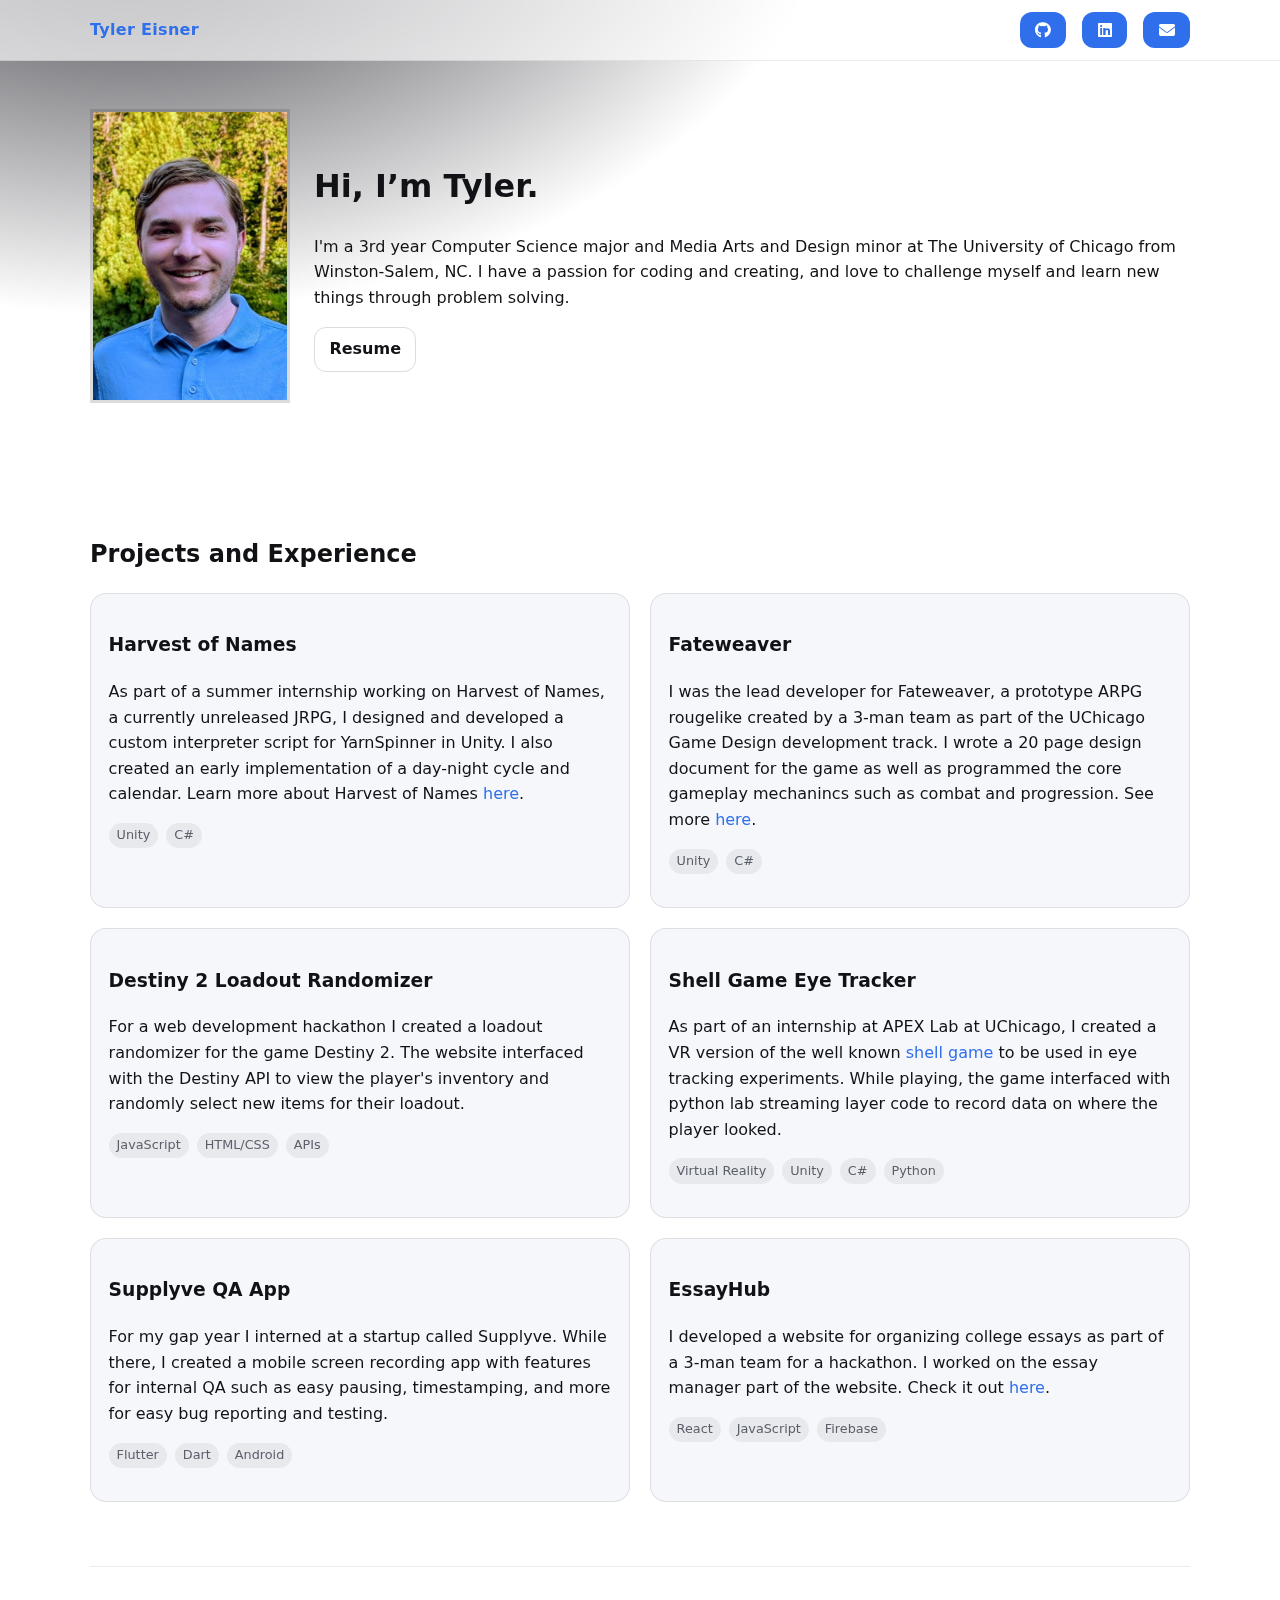
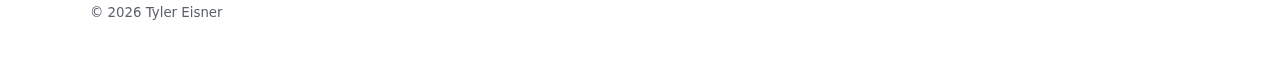
<file: index.html>
<!doctype html>
<html lang="en">
<head>
  <meta charset="utf-8" />
  <meta name="viewport" content="width=device-width,initial-scale=1" />
  <title>Tyler Eisner — Portfolio</title>
  <meta name="description" content="Tyler Eisner's Portfolio" />
  <link rel="preload" href="assets/me.jpg" as="image" />
  <link rel="stylesheet" href="styles.css" />
  <link rel="stylesheet" href="https://cdnjs.cloudflare.com/ajax/libs/font-awesome/6.6.0/css/all.min.css">
</head>
<body>
  <a class="skip-link" href="#main">Skip to content</a>

  <header class="site-header">
    <nav class="nav container">
      <a class="brand" href="/">Tyler Eisner</a>
      <button class="nav-toggle" aria-expanded="false" aria-controls="nav-menu">Menu</button>
      <ul id="nav-menu" class="nav-menu">
        <li><a href="https://github.com/tyty-04" class="btn" aria-label="GitHub">
        <i class="fab fa-github"></i>
        </a></li>
        <li><a href="https://www.linkedin.com/in/tyler-eisner/" class="btn" aria-label="LinkedIn">
        <i class="fab fa-linkedin"></i>
        </a></li>
        <li><a href="mailto:tylerseisner@gmail.com" class="btn" aria-label="Email">
        <i class="fas fa-envelope"></i>
        </a></li>
      </ul>
    </nav>
  </header>

  <main id="main">
    <section class="hero container">
      <img class="hero-avatar" src="assets/me.jpg" alt="Photo of Tyler"/>
      <div>
        <h1>Hi, I’m Tyler.</h1>
        <p>I'm a 3rd year Computer Science major and Media Arts and Design minor at The University of Chicago from Winston-Salem, NC. I have a passion for coding and creating, and love to challenge myself and learn new things through problem solving. 
        </p>
        <a class="btn btn-ghost" href="assets/Tyler_Eisner_Resume.pdf">Resume</a>
      </div>
    </section>

    <section id="projects" class="container section">
      <h2>Projects and Experience</h2>
      <div class="grid cards">
        <article class="card reveal">
          <h3>Harvest of Names</h3>
          <p>As part of a summer internship working on Harvest of Names, a currently unreleased JRPG, I designed and developed a custom interpreter script for YarnSpinner in Unity. I also created an early implementation of a day-night cycle and calendar. Learn more about Harvest of Names <a href="https://www.sevakhusid.games/ha-na" target="_blank" rel="noopener">here</a>.</p>
          <div class="tags"><span>Unity</span><span>C#</span></div>
        </article>
        <article class="card reveal">
          <h3>Fateweaver</h3>
          <p>I was the lead developer for Fateweaver, a prototype ARPG rougelike created by a 3-man team as part of the UChicago Game Design development track. I wrote a 20 page design document for the game as well as programmed the core gameplay mechanincs such as combat and progression. See more <a href="/fateweaver" class="project-link">here</a>.</p>
          <div class="tags"><span>Unity</span><span>C#</span></div>
        </article>
        <article class="card reveal">
          <h3>Destiny 2 Loadout Randomizer</h3>
          <p>For a web development hackathon I created a loadout randomizer for the game Destiny 2. The website interfaced with the Destiny API to view the player's inventory and randomly select new items for their loadout.</p>
          <div class="tags"><span>JavaScript</span><span>HTML/CSS</span><span>APIs</span></div>
        </article>
        <article class="card reveal">
          <h3>Shell Game Eye Tracker</h3>
          <p>As part of an internship at APEX Lab at UChicago, I created a VR version of the well known <a href="https://en.wikipedia.org/wiki/Shell_game" target="_blank" rel="noopener">shell game</a> to be used in eye tracking experiments. While playing, the game interfaced with python lab streaming layer code to record data on where the player looked.</p>
          <div class="tags"><span>Virtual Reality</span><span>Unity</span><span>C#</span><span>Python</span></div>
        </article>
        <article class="card reveal">
          <h3>Supplyve QA App</h3>
          <p>For my gap year I interned at a startup called Supplyve. While there, I created a mobile screen recording app with features for internal QA such as easy pausing, timestamping, and more for easy bug reporting and testing.</p>
          <div class="tags"><span>Flutter</span><span>Dart</span><span>Android</span></div>
        </article>
        <article class="card reveal">
          <h3>EssayHub</h3>
          <p>I developed a website for organizing college essays as part of a 3-man team for a hackathon. I worked on the essay manager part of the website. Check it out <a href="https://essayhub.netlify.app/" target="_blank" rel="noopener">here</a>.</p>
          <div class="tags"><span>React</span><span>JavaScript</span><span>Firebase</span></div>
        </article>
      </div>
    </section>
  </main>

  <footer class="site-footer container">
    <small>© <span id="year"></span> Tyler Eisner</small>
  </footer>

  <script src="main.js" defer></script>
</body>
</html>
</file>
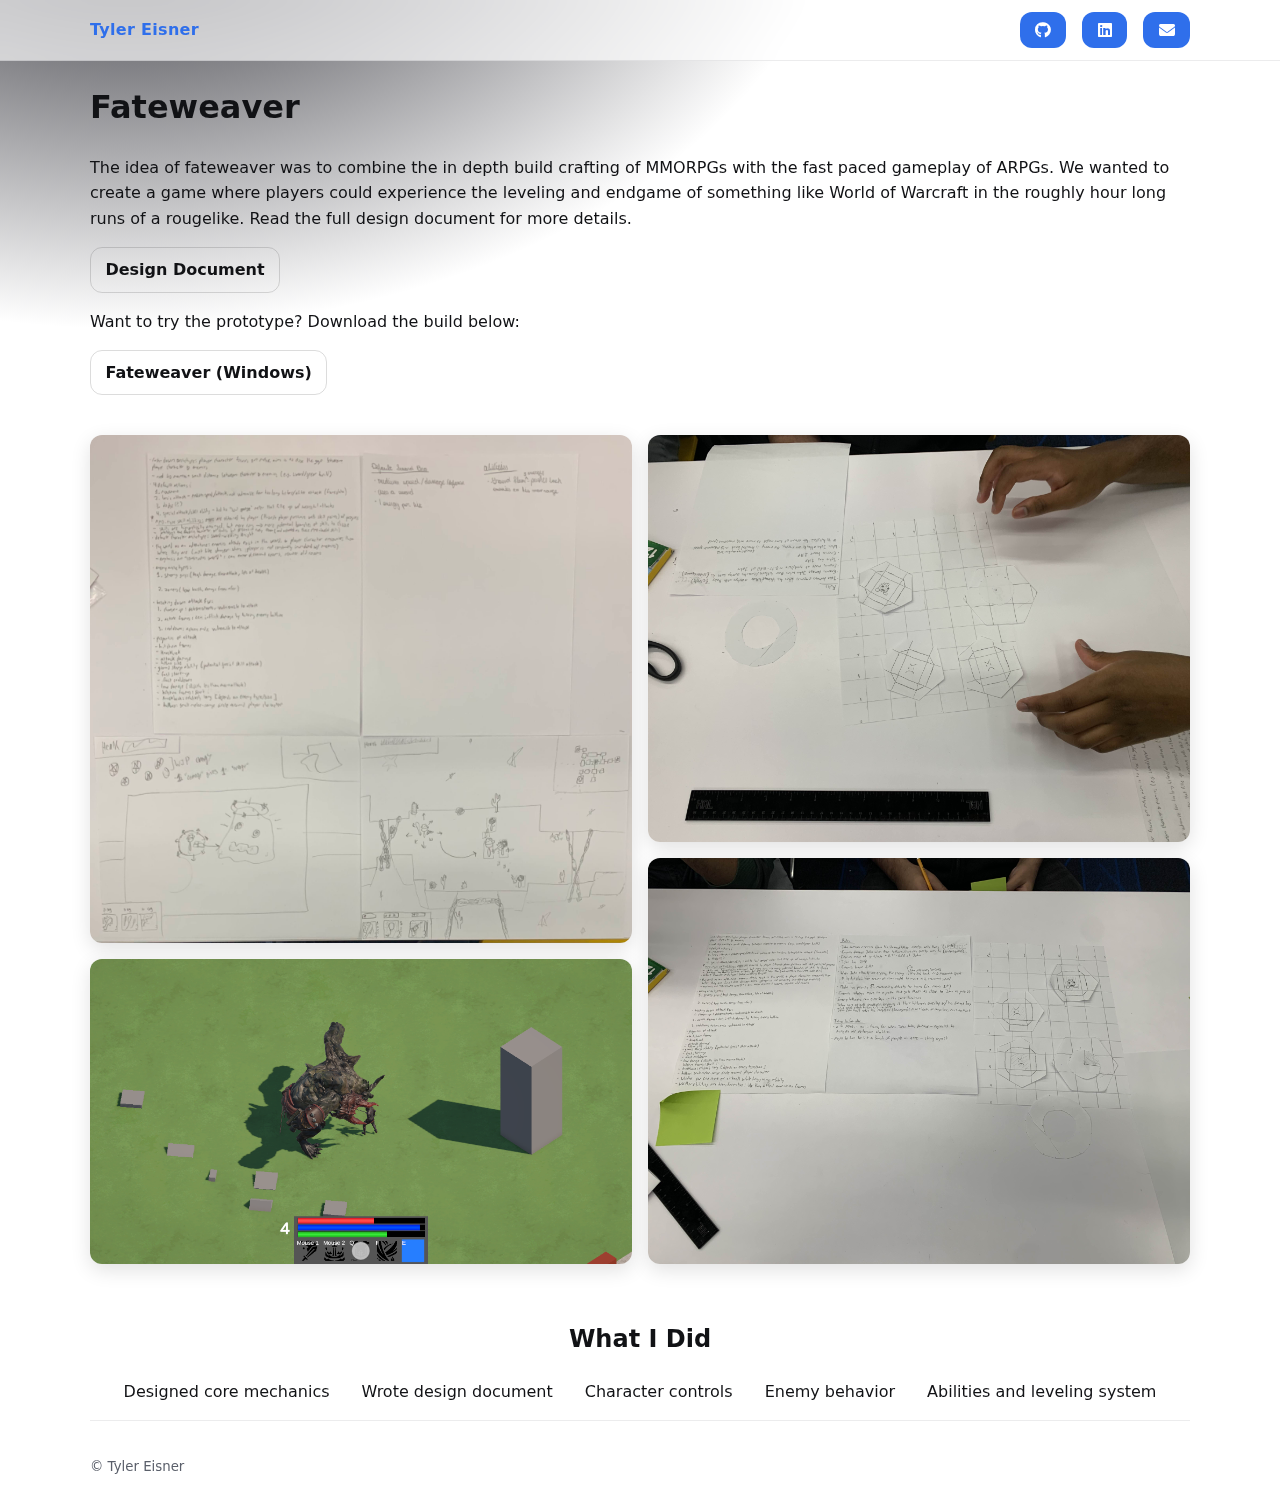
<file: fateweaver.html>
<!doctype html>
<html lang="en">
<head>
  <meta charset="utf-8" />
  <meta name="viewport" content="width=device-width, initial-scale=1" />
  <title>Fateweaver | Tyler Eisner</title>
  <link rel="stylesheet" href="/styles.css" />
  <link rel="stylesheet" href="https://cdnjs.cloudflare.com/ajax/libs/font-awesome/6.6.0/css/all.min.css">
</head>
<body>
    <header class="site-header">
        <nav class="nav container">
        <a class="brand" href="/">Tyler Eisner</a>
        <button class="nav-toggle" aria-expanded="false" aria-controls="nav-menu">Menu</button>
        <ul id="nav-menu" class="nav-menu">
            <li><a href="https://github.com/tyty-04" class="btn" aria-label="GitHub">
            <i class="fab fa-github"></i>
            </a></li>
            <li><a href="https://www.linkedin.com/in/tyler-eisner/" class="btn" aria-label="LinkedIn">
            <i class="fab fa-linkedin"></i>
            </a></li>
            <li><a href="mailto:tylerseisner@gmail.com" class="btn" aria-label="Email">
            <i class="fas fa-envelope"></i>
            </a></li>
        </ul>
        </nav>
    </header>

  <main class="container">
    <h1>Fateweaver</h1>
    <p>The idea of fateweaver was to combine the in depth build crafting of MMORPGs with the fast paced gameplay of ARPGs. We wanted to create a game where players could experience the leveling and endgame of something like World of Warcraft in the roughly hour long runs of a rougelike. Read the full design document for more details.</p>
    <a class="btn btn-ghost" href="assets/Fateweaver_Design_Doc.pdf">Design Document</a>
      
    <section class="download">
      <p>Want to try the prototype? Download the build below:</p>
      <a href="/downloads/Fateweaver.zip" class="btn btn-ghost" download>
        Fateweaver (Windows)
      </a>
    </section>

    <section class="gallery">
      <div class="gallery-grid">
        <img src="/assets/Fateweaver1.jpg" alt="Fateweaver" loading="lazy">
        <img src="/assets/Fateweaver4.png" alt="Fateweaver" loading="lazy">
        <img src="/assets/Fateweaver2.jpg" alt="Fateweaver" loading="lazy">
        <img src="/assets/Fateweaver3.jpg" alt="Fateweaver" loading="lazy">
      </div>
    </section>

    <section class="what-i-did">
      <h2>What I Did</h2>
      <ul>
        <li>Designed core mechanics</li>
        <li>Wrote design document</li>
        <li>Character controls</li>
        <li>Enemy behavior</li>
        <li>Abilities and leveling system</li>
      </ul>
    </section>

  <footer class="site-footer container">
    <small>© <span id="year"></span> Tyler Eisner</small>
  </footer>
</body>
</html>
</file>
<file: styles.css>
/* 1) Base + theme */
:root {
  --bg: #0b0b0d;
  --surface: #121217;
  --text: #e9e9ee;
  --muted: #b5b5c2;
  --brand: #6ea8fe;
  --ring: rgba(110,168,254,.5);
  --radius: 16px;
}
@media (prefers-color-scheme: light) {
  :root { --bg:#ffffff; --surface:#f6f7fb; --text:#111215; --muted:#5a5f6a; --brand:#2f6feb; --ring:rgba(47,111,235,.35); }
}
* { box-sizing: border-box; }
body {
  margin: 0; font: 16px/1.6 system-ui, -apple-system, Segoe UI, Roboto, Ubuntu, "Helvetica Neue", Arial, "Noto Sans", "Apple Color Emoji", "Segoe UI Emoji";
  color: var(--text); background: radial-gradient(1200px 800px at 10% -10%, #1a1a22 0, transparent 60%), var(--bg);
}
img { max-width: 100%; display: block; }
a { color: var(--brand); text-decoration: none; }
a:focus-visible, button:focus-visible { outline: 2px solid var(--ring); outline-offset: 2px; }

/* 2) Layout helpers */
.container { width: min(1100px, 92vw); margin: 0 auto; padding: 0 0; }
.section { padding: 4rem 0; }
.grid { display: grid; gap: 1.25rem; }
.cards {
  display: grid;
  gap: 1.25rem;
  grid-template-columns: 1fr; 
}

@media (min-width: 600px) {
  .cards {
    grid-template-columns: repeat(2, 1fr);
  }
}

/* 3) Header / nav */
.site-header { z-index: 1000; position: sticky; top: 0; backdrop-filter: saturate(1.2) blur(8px); background: color-mix(in oklab, var(--bg), transparent 35%); border-bottom: 1px solid color-mix(in oklab, var(--text), transparent 92%); }
.nav { display: flex; align-items: center; justify-content: space-between; padding: .75rem 0; }
.brand { font-weight: 700; letter-spacing: .3px; }
.nav-menu { display: flex; gap: 1rem; margin: 0; padding: 0; list-style: none; }
.nav-toggle { display: none; }
@media (max-width: 720px) {
  .nav-toggle { display: inline-flex; background: none; border: 1px solid color-mix(in oklab, var(--text), transparent 80%); padding: .4rem .6rem; border-radius: 10px; color: var(--text); }
  .nav-menu { position: absolute; inset: 56px 0 auto 0; background: var(--surface); padding: .75rem 1rem; border-bottom: 1px solid color-mix(in oklab, var(--text), transparent 88%); display: none; flex-direction: column; }
  .nav-menu.open { display: flex; }
}

/* 4) Hero */
.hero { display: grid; gap: 1.5rem; grid-template-columns: 200px 1fr; align-items: center; padding: 3rem 0; }
.hero-avatar {border: 3px solid color-mix(in oklab, var(--text), transparent 85%); }
.hero-ctas { display: flex; gap: .75rem; margin-top: 1rem; }

/* 5) Cards */
.card { padding: 1.1rem; background: var(--surface); border: 1px solid color-mix(in oklab, var(--text), transparent 90%); border-radius: var(--radius); transition: transform .15s ease, box-shadow .15s ease; }
.card:hover { transform: translateY(-2px); box-shadow: 0 10px 24px color-mix(in oklab, var(--text), transparent 92%); }
.card .tags { display: flex; gap: .5rem; margin: .5rem 0 1rem; }
.card .tags span { font-size: .8rem; color: var(--muted); background: color-mix(in oklab, var(--text), transparent 94%); padding: .15rem .5rem; border-radius: 999px; }
.card-link { font-weight: 600; }

/* 6) Buttons */
.btn, .btn-ghost {
  display: inline-flex; align-items: center; justify-content: center;
  padding: .55rem .9rem; border-radius: 12px; font-weight: 600; border: 1px solid transparent;
}
.btn { background: var(--brand); color: white; }
.btn:hover { filter: brightness(1.05); }
.btn-ghost { background: transparent; color: var(--text); border-color: color-mix(in oklab, var(--text), transparent 85%); }

/* 7) Footer + misc */
.site-footer { padding: 2rem 0; color: var(--muted); border-top: 1px solid color-mix(in oklab, var(--text), transparent 92%); }
.skip-link { position: absolute; left: -9999px; }
.skip-link:focus { left: 1rem; top: 1rem; background: var(--brand); color: #fff; padding: .5rem .75rem; border-radius: 8px; }

.gallery { margin-block: 2.5rem; }

.gallery-grid {
  column-count: 1;          /* 1 col on mobile */
  column-gap: 1rem;
}

@media (min-width: 700px) {
  .gallery-grid { column-count: 2; }  /* 2 columns on larger screens */
}

.gallery-grid img {
  width: 100%;
  height: auto;
  display: block;
  margin: 0 0 1rem;         /* gap between items (matches column-gap) */
  border-radius: 0.75rem;
  box-shadow: 0 6px 20px rgba(0,0,0,.12);
  break-inside: avoid;      /* keep each image intact in a column */
}


.what-i-did ul {
  display: flex;
  flex-wrap: wrap;          /* allow wrapping on smaller screens */
  gap: 1rem 2rem;           /* vertical and horizontal spacing */
  list-style: none;         /* remove bullets */
  padding: 0;
  margin: 1rem 0;
  justify-content: center;  /* center across page */
}

.what-i-did li { box-shadow: none; background: none; padding: 0; }

.what-i-did {
  text-align: center;
}
</file>
